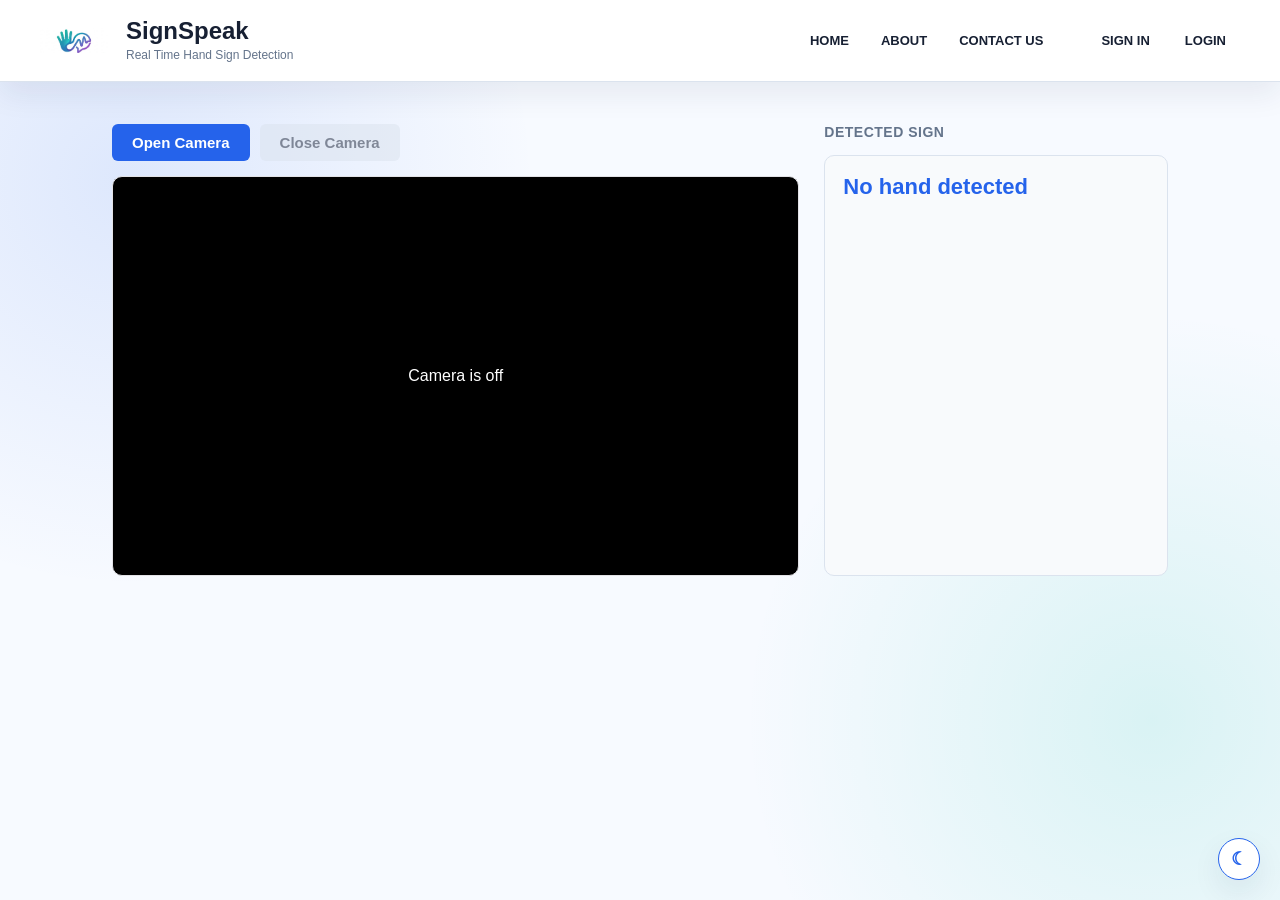
<file: index.html>
<!DOCTYPE html>
<html lang="en">
<head>
<meta charset="UTF-8">
<meta name="viewport" content="width=device-width, initial-scale=1.0">
<title>SignSpeak - Real Time Hand Sign Detection</title>
<style>
    * {
        margin: 0;
        padding: 0;
        box-sizing: border-box;
        font-family: Arial, Helvetica, sans-serif;
    }
 
    body {
        background: #ffffff;
        color: #1f2328;
        min-height: 100vh;
    }
 
    header {
        display: flex;
        align-items: center;
        padding: 25px 40px;
        border-bottom: 1px solid #e2e2e6;
    }

    .header-title {
        text-align: left;
    }

    header h1 {
        font-size: 28px;
        margin-bottom: 5px;
    }

    header p {
        font-size: 14px;
        color: #5b616e;
    }

    .nav-buttons {
        margin-left: auto;
        display: flex;
        gap: 39px;
    }

    .btn:hover {
        background: #00BFA5;
    }

    .auth-buttons {
        display: flex;
        gap: 8px;
        margin-left: 67px;
    }

    .auth-buttons:hover {
        background: #00BFA5;
    }

    .main {
        display: flex;
        gap: 25px;
        padding: 30px 40px;
        flex-wrap: wrap;
    }
 
    /* LEFT: camera */
 
    .camera-section {
        flex: 2;
        min-width: 320px;
        display: flex;
        flex-direction: column;
    }
 
    .controls {
        display: flex;
        gap: 10px;
        margin-bottom: 15px;
    }
 
    button {
        padding: 10px 20px;
        font-size: 15px;
        font-weight: bold;
        border: none;
        border-radius: 6px;
        cursor: pointer;
    }
 
    #openBtn {
        background: #2563eb;
        color: white;
    }
 
    #openBtn:hover {
        background: #1d4ed8;
    }
 
    #closeBtn {
        background: #e2e2e6;
        color: #1f2328;
    }
 
    #closeBtn:hover {
        background: #cfcfd6;
    }
 
    button:disabled {
        opacity: 0.5;
        cursor: not-allowed;
    }
 
    .video-box {
        flex: 1;
        min-height: 400px;
        border: 1px solid #e2e2e6;
        border-radius: 10px;
        overflow: hidden;
        background: #000;
        display: flex;
        align-items: center;
        justify-content: center;
    }
 
    .video-box img {
        width: 100%;
        height: 100%;
        object-fit: cover;
        display: none;
    }
 
    .video-placeholder {
        color: #ffffff;
        font-size: 16px;
        text-align: center;
        padding: 20px;
    }
 
    /* RIGHT: meaning */
 
    .meaning-section {
        flex: 1;
        min-width: 260px;
        display: flex;
        flex-direction: column;
    }
 
    .meaning-section h2 {
        font-size: 14px;
        text-transform: uppercase;
        letter-spacing: 0.5px;
        color: #5b616e;
        margin-bottom: 15px;
    }
 
    #meaning {
        flex: 1;
        min-height: 400px;
        width: 100%;
        border: 1px solid #e2e2e6;
        border-radius: 10px;
        padding: 18px;
        font-size: 22px;
        font-weight: bold;
        color: #2563eb;
        font-family: Arial, sans-serif;
        resize: none;
        outline: none;
        background: #fafafa;
    }
 
    @media (max-width: 800px) {
        .main {
            flex-direction: column;
        }
    }
</style>
<link rel="stylesheet" href="/static/theme.css">
</head>
<body>

    <button class="theme-toggle" type="button" aria-label="Switch theme">&#9789;</button>

    <header>
        <div>
            <img width="120px" height="70px" src="img/logo.png" alt="logo">
        </div>
        <div class="header-title">
            <h1>SignSpeak</h1>
            <p>Real Time Hand Sign Detection</p>
        </div>

        <div class="nav-buttons">
            <button class="btn" onclick="window.location.href='/'">HOME</button>
            <button class="btn" onclick="window.location.href='/about'">ABOUT</button>
            <button class="btn" onclick="window.location.href='/contact-us'">CONTACT US</button>
        </div>

        <div class="auth-buttons">
            <button class="btn" onclick="window.location.href='/sign-in'">SIGN IN</button>
            <button class="btn" onclick="window.location.href='/login'">LOGIN</button>
        </div>
        
    </header>

    <div class="main">

        <div class="camera-section">
            <div class="controls">
                <button id="openBtn">Open Camera</button>
                <button id="closeBtn" disabled>Close Camera</button>
            </div>
 
            <div class="video-box">
                <img id="cameraFeed" alt="Camera feed">
                <div class="video-placeholder" id="placeholderText">Camera is off</div>
            </div>
        </div>

        <div class="meaning-section">
            <h2>Detected Sign</h2>
            <textarea id="meaning" readonly>No hand detected</textarea>
        </div>
 
    </div>
 
    <script>
        const openBtn = document.getElementById("openBtn");
        const closeBtn = document.getElementById("closeBtn");
        const cameraFeed = document.getElementById("cameraFeed");
        const placeholderText = document.getElementById("placeholderText");
        const meaningBox = document.getElementById("meaning");
 
        let pollTimer = null;
        let permissionAsked = false;
 
        function pollSign() {
            pollTimer = setInterval(() => {
                fetch("/get_sign")
                    .then(res => res.json())
                    .then(data => {
                        meaningBox.value = data.sign;
                    })
                    .catch(err => console.error("Error fetching sign:", err));
            }, 500);
        }
 
        function stopPolling() {
            if (pollTimer) {
                clearInterval(pollTimer);
                pollTimer = null;
            }
        }
 
        async function requestCameraPermission() {
            // Ask the browser for camera permission the first time only.
            // We don't actually use this stream - the video comes from the
            // Flask/OpenCV backend - this just triggers the native prompt.
            if (permissionAsked) return true;

            try {
                const stream = await navigator.mediaDevices.getUserMedia({ video: true });
                stream.getTracks().forEach(track => track.stop());
                permissionAsked = true;
                return true;
            } catch (err) {
                alert("Camera permission is required to use SignSpeak.");
                return false;
            }
        }
 
        openBtn.addEventListener("click", async () => {
            const granted = await requestCameraPermission();
            if (!granted) return;
 
            openBtn.disabled = true;
            closeBtn.disabled = false;
 
            await fetch("/start_camera", { method: "POST" });
 
            cameraFeed.src = "/video_feed?t=" + Date.now();
            cameraFeed.style.display = "block";
            placeholderText.style.display = "none";
 
            pollSign();
        });
 
        closeBtn.addEventListener("click", async () => {
            openBtn.disabled = false;
            closeBtn.disabled = true;

            await fetch("/stop_camera", { method: "POST" });

            cameraFeed.src = "";
            cameraFeed.style.display = "none";
            placeholderText.style.display = "block";

            stopPolling();
            meaningBox.value = "No hand detected";
        });
    </script>
    <script src="/static/theme.js"></script>

</body>
</html>
</file>
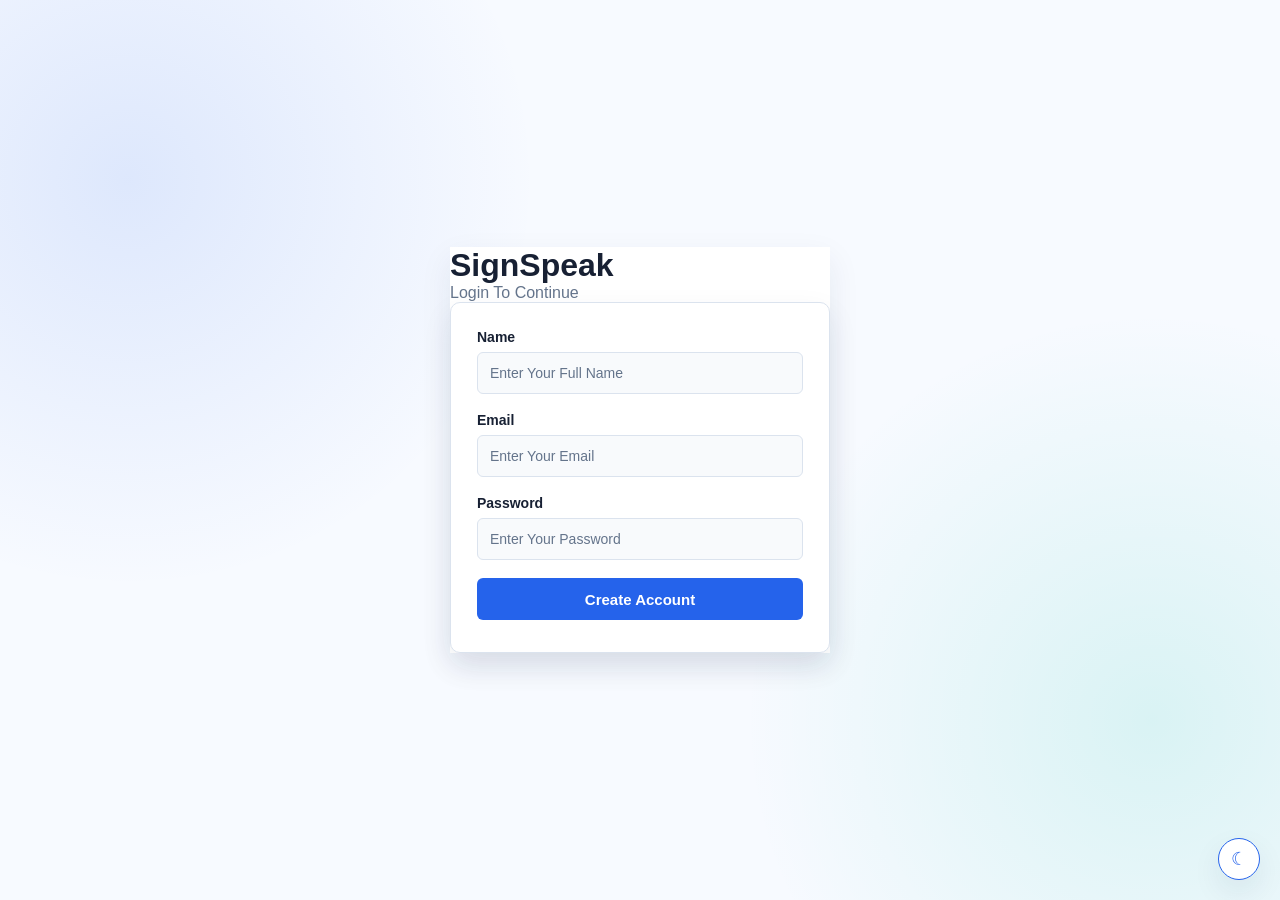
<file: Pages/login.html>
<!DOCTYPE html>
<html lang="en">
<head>
  <meta charset="UTF-8">
  <meta name="viewport" content="width=device-width, initial-scale=1.0">
  <title>SignSpeak - Login</title>
  <style>
    * {
            margin: 0;
            padding: 0;
            box-sizing: border-box;
            font-family: Arial, Helvetica, sans-serif;
        }

    body {
    margin: 0;
    min-height: 100vh;

    display: flex;
    justify-content: center;
    align-items: center;

    background: #ffffff;
    font-family: Arial, Helvetica, sans-serif;
  }

  .heading {
    padding-left: 87.5px;
  }
    .login-box {
      width: 350px;
      padding: 30px;
      border: 1px solid #e2e2e6;
      border-radius: 10px;
    }

    .login-box h1 {
      align-items: center;
      font-size: 28px;
      margin-bottom: 8px;
    }

    .login-box p {
      color: #5b616e; 
      font-size: 14px;
      margin-bottom: 28px;
    }

    .login-btn {
      display: block;
      margin-bottom: 6px;
      font-weight: bold;
    }

    .login-box input {
      width: 100%;
      padding: 10px;
      margin-bottom: 15px;
      border: 1px solid #ccc;
      border-radius: 6px;
    }

    .login-box .subtitle { 
      color: #5b616e; 
      font-size: 14px; 
      margin-bottom: 28px; 
    }

    .form-input  {
      margin-bottom: 18px;
    }

    .form-input label {
      display: block; 
      font-size: 14px; 
      font-weight: bold; 
      margin-bottom: 7px;
    }

    .form-input input {
      display: block; 
      width: 100%; 
      height: 42px; 
      padding: 10px 12px; 
      border: 1px solid #d1d5db; 
      border-radius: 6px; 
      font-size: 14px; 
      outline: none;
    }

    .form-input input:focus { 
      border-color: #2563eb; 
    }

    .login-btn {
      display: block; 
      width: 100%; 
      height: 42px; 
      margin-top: 5px; 
      background: #2563eb; 
      color: white; 
      border: none; 
      border-radius: 6px; 
      font-size: 15px; 
      font-weight: bold; 
      cursor: pointer; 
    }

    .login-btn:hover {
      background: #1d4ed8;
    }
  </style>
  <link rel="stylesheet" href="/static/theme.css">
</head>


<body>

  <button class="theme-toggle" type="button" aria-label="Switch theme">&#9789;</button>

  <div class="login-container">
  
    <div class="heading">
      <h1>SignSpeak</h1>
      <p class="subtitle">Login To Continue</p>
    </div>
  
  <div class="login-box">


  <form method="POST" action="/signup">

    <div class="form-input">
      <label for="name">Name</label>
      <input 
        type="text"
        id="name"
        name="name"
        placeholder="Enter Your Full Name"
        required
      >
    </div>

    <div class="form-input">
      <label for="email">Email</label>
      <input 
        type="email"
        id="email"
        name="email"
        placeholder="Enter Your Email"
        required
      >
    </div>

    <div class="form-input">
      <label for="password">Password</label>
      <input 
        type="password"
        id="password"
        name="password"
        placeholder="Enter Your Password"
        required
      >
    </div>

    <button class="login-btn" type="submit">
      Create Account
    </button>

  </form>

    </div>
  </div>

  <script src="/static/theme.js"></script>
</body>
</html>
</file>
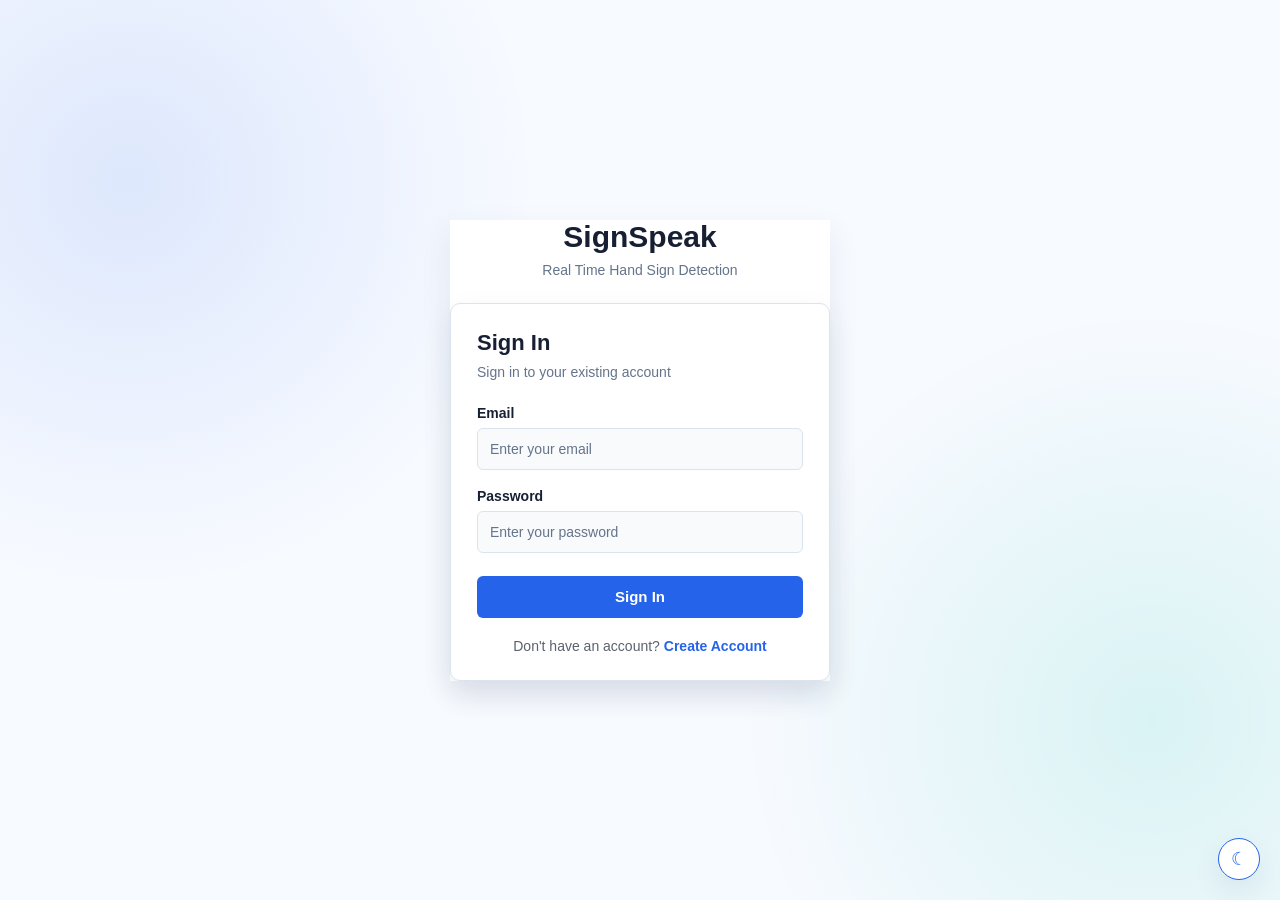
<file: Pages/Sign_In.html>
<!DOCTYPE html>
<html lang="en">

<head>

    <meta charset="UTF-8">
    <meta name="viewport" content="width=device-width, initial-scale=1.0">

    <title>SignSpeak - Sign In</title>

    <style>

        * {
            margin: 0;
            padding: 0;
            box-sizing: border-box;
            font-family: Arial, Helvetica, sans-serif;
        }

        body {
            min-height: 100vh;
            display: flex;
            justify-content: center;
            align-items: center;

            background: #ffffff;
            color: #1f2328;
        }

        .login-container {
            width: 380px;
        }

        .heading {
            text-align: center;
            margin-bottom: 25px;
        }

        .heading h1 {
            font-size: 30px;
            margin-bottom: 8px;
        }

        .heading p {
            color: #5b616e;
            font-size: 14px;
        }

        .login-box {
            border: 1px solid #e2e2e6;
            border-radius: 10px;
            padding: 30px;
        }

        .login-box h2 {
            font-size: 22px;
            margin-bottom: 8px;
        }

        .login-box .subtitle {
            color: #5b616e;
            font-size: 14px;
            margin-bottom: 25px;
        }

        .form-input {
            margin-bottom: 18px;
        }

        .form-input label {
            display: block;
            font-size: 14px;
            font-weight: bold;
            margin-bottom: 7px;
        }

        .form-input input {
            display: block;
            width: 100%;
            height: 42px;
            padding: 10px 12px;

            border: 1px solid #d1d5db;
            border-radius: 6px;

            font-size: 14px;
            outline: none;
        }

        .form-input input:focus {
            border-color: #2563eb;
        }

        .login-btn {
            width: 100%;
            height: 42px;

            margin-top: 5px;

            background: #2563eb;
            color: white;

            border: none;
            border-radius: 6px;

            font-size: 15px;
            font-weight: bold;

            cursor: pointer;
        }

        .login-btn:hover {
            background: #1d4ed8;
        }

        .signup-link {
            text-align: center;
            margin-top: 20px;

            font-size: 14px;
            color: #5b616e;
        }

        .signup-link a {
            color: #2563eb;
            text-decoration: none;
            font-weight: bold;
        }

        .signup-link a:hover {
            text-decoration: underline;
        }

    </style>
    <link rel="stylesheet" href="/static/theme.css">

</head>


<body>

    <button class="theme-toggle" type="button" aria-label="Switch theme">&#9789;</button>

    <div class="login-container">

        <div class="heading">

            <h1>SignSpeak</h1>

            <p>Real Time Hand Sign Detection</p>

        </div>


        <div class="login-box">

            <h2>Sign In</h2>

            <p class="subtitle">
                Sign in to your existing account
            </p>


            <form method="POST" action="/sign-in">

                <div class="form-input">

                    <label for="email">
                        Email
                    </label>

                    <input
                        type="email"
                        id="email"
                        name="email"
                        placeholder="Enter your email"
                        required
                    >

                </div>


                <div class="form-input">

                    <label for="password">
                        Password
                    </label>

                    <input
                        type="password"
                        id="password"
                        name="password"
                        placeholder="Enter your password"
                        required
                    >

                </div>


                <button
                    class="login-btn"
                    type="submit">
                    Sign In
                </button>

            </form>


            <div class="signup-link">

                Don't have an account?

                <a href="/login">
                    Create Account
                </a>

            </div>

        </div>

    </div>

    <script src="/static/theme.js"></script>

</body>

</html>
</file>
<file: static/theme.css>
:root {
    color-scheme: light;
    --page-bg: #f5f7fb;
    --surface: #ffffff;
    --surface-muted: #f8fafc;
    --text: #172033;
    --text-muted: #64748b;
    --border: #dbe3ee;
    --primary: #2563eb;
    --primary-hover: #1d4ed8;
    --accent: #0f9f8c;
    --focus: rgba(37, 99, 235, 0.2);
    --shadow: 0 12px 30px rgba(20, 40, 80, 0.08);
    --page-background:
        radial-gradient(circle at 10% 20%, rgba(37, 99, 235, 0.12), transparent 30%),
        radial-gradient(circle at 90% 80%, rgba(0, 191, 165, 0.12), transparent 30%),
        #f7faff;
}

:root[data-theme="dark"] {
    color-scheme: dark;
    --page-bg: #111827;
    --surface: #1f2937;
    --surface-muted: #172033;
    --text: #f3f4f6;
    --text-muted: #aab5c5;
    --border: #374151;
    --primary: #60a5fa;
    --primary-hover: #93c5fd;
    --accent: #5eead4;
    --focus: rgba(96, 165, 250, 0.28);
    --shadow: 0 12px 30px rgba(0, 0, 0, 0.22);
    --page-background:
        radial-gradient(circle at 10% 20%, rgba(37, 99, 235, 0.16), transparent 32%),
        radial-gradient(circle at 90% 80%, rgba(15, 159, 140, 0.14), transparent 32%),
        #111827;
}

html {
    transition: background-color 0.2s ease, color 0.2s ease;
}

body {
    background: var(--page-background) !important;
    background-attachment: fixed;
    color: var(--text) !important;
}

header,
.login-box,
.login-container,
.about-card,
.how-it-works,
.contact-info,
.contact-form,
.step,
.feature-card {
    background: var(--surface) !important;
    border-color: var(--border) !important;
    color: var(--text) !important;
    box-shadow: var(--shadow);
}

header {
    border-bottom-color: var(--border) !important;
}

p,
.subtitle,
.heading p,
header p,
.about-heading p,
.contact-heading p,
.about-card p,
.contact-info > p,
.info-item p,
.step p,
.feature-card p {
    color: var(--text-muted) !important;
}

input,
textarea,
#meaning {
    background: var(--surface-muted) !important;
    color: var(--text) !important;
    border-color: var(--border) !important;
}

input::placeholder,
textarea::placeholder {
    color: var(--text-muted);
}

input:focus,
textarea:focus {
    border-color: var(--primary) !important;
    box-shadow: 0 0 0 3px var(--focus);
}

h1,
h2,
h3,
h4,
header h1,
.header-title h1,
.login-box h1,
.login-box h2 {
    color: var(--text) !important;
}

button,
a {
    transition: background-color 0.2s ease, border-color 0.2s ease, color 0.2s ease, transform 0.2s ease;
}

.btn,
.nav-btn {
    background: transparent !important;
    color: var(--text) !important;
}

.btn:hover,
.nav-btn:hover,
.nav-btn.active {
    background: color-mix(in srgb, var(--primary) 12%, transparent) !important;
    color: var(--primary) !important;
}

#openBtn,
.login-btn,
.send-btn,
.start-btn,
.start-section .start-btn,
.login {
    background: var(--primary) !important;
    color: #ffffff !important;
}

#openBtn:hover,
.login-btn:hover,
.send-btn:hover,
.start-btn:hover,
.login:hover {
    background: var(--primary-hover) !important;
}

#closeBtn {
    background: var(--border) !important;
    color: var(--text) !important;
}

.meaning-section h2 {
    color: var(--text-muted) !important;
}

#meaning {
    color: var(--primary) !important;
}

.theme-toggle {
    position: fixed;
    right: 20px;
    bottom: 20px;
    z-index: 20;
    width: 42px;
    height: 42px;
    padding: 0;
    border: 1px solid var(--border);
    border-radius: 50%;
    background: var(--surface) !important;
    color: var(--primary) !important;
    border-color: var(--primary) !important;
    box-shadow: var(--shadow);
    font-size: 18px;
    line-height: 1;
}

.theme-toggle:hover {
    transform: translateY(-2px);
    background: var(--primary) !important;
    color: #ffffff !important;
}

@media (max-width: 600px) {
    .theme-toggle {
        right: 14px;
        bottom: 14px;
    }
}

/* Shared page proportions */
header {
    min-height: 82px !important;
    height: auto !important;
    padding: 14px 40px !important;
    gap: 18px;
}

header > div:first-child,
.logo-container {
    display: flex;
    align-items: center;
    flex: 0 0 auto;
}

header img {
    width: 68px !important;
    height: 50px !important;
    object-fit: contain;
}

.header-title {
    margin-left: 0 !important;
}

.header-title h1,
header h1 {
    font-size: 24px !important;
    line-height: 1.15;
    margin-bottom: 3px !important;
}

.header-title p,
header p {
    font-size: 12px !important;
    line-height: 1.3;
}

.nav-buttons {
    margin-left: auto !important;
    display: flex;
    align-items: center;
    gap: 4px !important;
}

.nav-buttons button,
.auth-buttons button {
    min-height: 38px;
    padding: 9px 14px !important;
    border-radius: 7px !important;
    font-size: 13px !important;
    white-space: nowrap;
}

.auth-buttons {
    display: flex;
    align-items: center;
    gap: 7px !important;
    margin-left: 12px !important;
}

.nav-buttons .active,
.auth-buttons .active {
    background: color-mix(in srgb, var(--primary) 14%, transparent) !important;
    color: var(--primary) !important;
    box-shadow: inset 0 -2px 0 var(--primary);
}

.nav-buttons button {
    position: relative;
}

.nav-buttons .active::after {
    content: "";
    position: absolute;
    left: 14px;
    right: 14px;
    bottom: 3px;
    height: 2px;
    border-radius: 2px;
    background: var(--primary);
}

.main,
.about-container,
.contact-container {
    width: min(100%, 1120px);
    margin: 0 auto !important;
    padding: 42px 32px !important;
}

.about-heading,
.contact-heading {
    margin-bottom: 36px !important;
}

.about-heading h2,
.contact-heading h2 {
    font-size: 38px !important;
    line-height: 1.15;
}

.about-heading p,
.contact-heading p {
    font-size: 16px !important;
}

.about-card,
.contact-info,
.contact-form,
.how-it-works {
    padding: 24px !important;
}

.about-card h3,
.contact-info h3,
.contact-form h3,
.how-it-works h3 {
    font-size: 19px !important;
}

.login-container {
    width: min(380px, calc(100% - 32px)) !important;
}

.heading {
    padding-left: 0 !important;
}

.login-box {
    width: 100% !important;
    padding: 26px !important;
}

@media (max-width: 800px) {
    header {
        padding: 14px 24px !important;
    }

    .nav-buttons {
        order: 3;
        width: 100%;
        justify-content: center;
        margin-left: 0 !important;
    }

    .auth-buttons {
        margin-left: auto !important;
    }
}

@media (max-width: 600px) {
    header {
        padding: 12px 16px !important;
        gap: 10px;
    }

    header img {
        width: 56px !important;
        height: 42px !important;
    }

    .header-title h1,
    header h1 {
        font-size: 20px !important;
    }

    .header-title p,
    header p {
        font-size: 10px !important;
    }

    .nav-buttons button,
    .auth-buttons button {
        padding: 8px 9px !important;
        font-size: 11px !important;
    }

    .main,
    .about-container,
    .contact-container {
        padding: 30px 18px !important;
    }

    .about-heading h2,
    .contact-heading h2 {
        font-size: 32px !important;
    }
}
</file>
